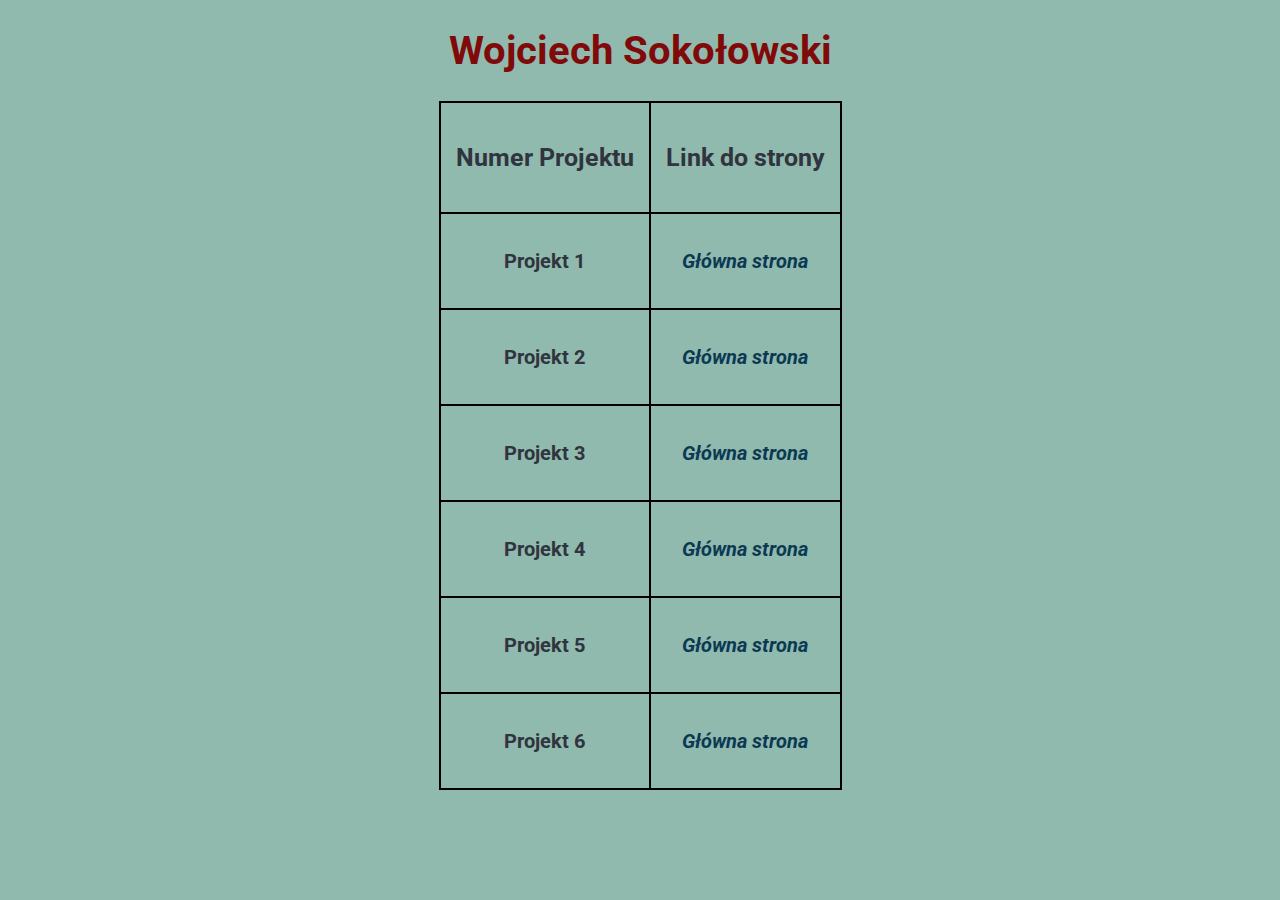
<file: index.html>
<!DOCTYPE html>
<html lang="en">

<head>
    <meta charset="UTF-8">
    <meta http-equiv="X-UA-Compatible" content="IE=edge">
    <meta name="viewport" content="width=device-width, initial-scale=1.0">
    <link rel="preconnect" href="https://fonts.googleapis.com">
    <link href="https://fonts.googleapis.com/css2?family=Comfortaa:wght@300;500&family=Roboto:wght@300;700&display=swap"
        rel="stylesheet">
    <link rel="stylesheet" href="css/style.css">
    <title>Wojciech Sokołowski Budowa Serwisów Internetowych</title>


</head>

<body>

    <h1 style="text-align: center;">Wojciech Sokołowski</h1>

    <table>
        <tr>
            <th>
                <p>
                    Numer Projektu
                </p>
            </th>
            <th>
                <p>
                    Link do strony
                </p>
            </th>

        </tr>
        <tr>
            <td>
                <p>Projekt 1</p>
            </td>
            <td>
                <a href="BSI1/index.html" target="_blank">Główna strona</a>
            </td>
        </tr>
        <tr>

            <td>
                <p>Projekt 2</p>
            </td>
            <td>
                <a href="BSI2/index.html" target="_blank">Główna strona</a>
            </td>
        </tr>
        <tr>
            <td>
                <p>
                    Projekt 3
                </p>
            </td>
            <td style="text-align: center;">
                <a href="BSI3/index.html" target="_blank">Główna strona</a>
            </td>
        </tr>
        <tr>
            <td>
                <p>
                    Projekt 4
                </p>
            </td>
            <td style="text-align: center;">
                <a href="BSI4/index.html" target="_blank">Główna strona</a>
            </td>
        </tr>
        <tr>
            <td>
                <p>
                    Projekt 5
                </p>
            </td>
            <td style="text-align: center;">
                <a href="BSI5/index.html" target="_blank">Główna strona</a>
            </td>
        </tr>
        <tr>
            <td>
                <p>
                    Projekt 6
                </p>
            </td>
            <td style="text-align: center;">
                <a href="BSI6/index.html" target="_blank">Główna strona</a>
            </td>
        </tr>
    </table>


</body>


</html>
</file>
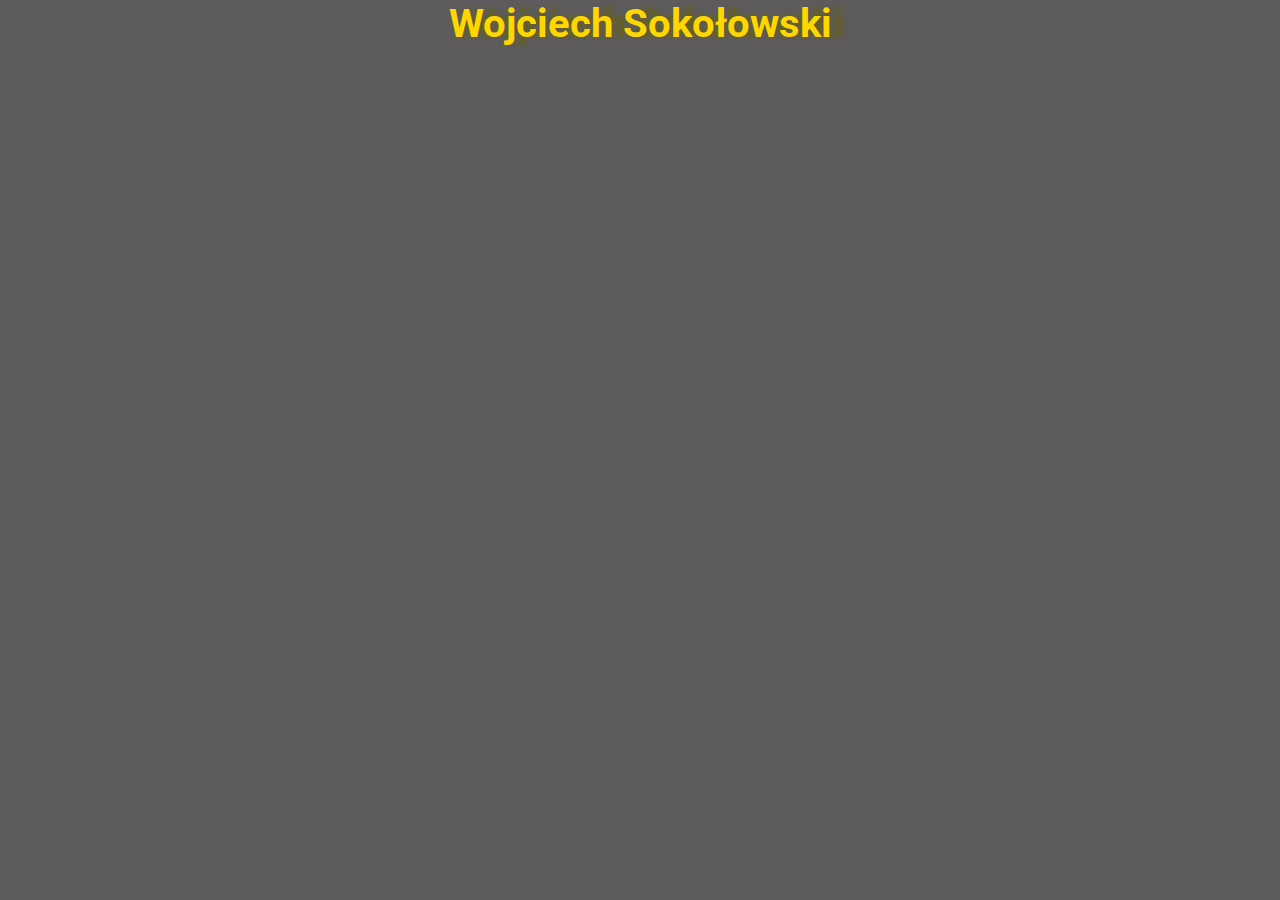
<file: BSI1/index.html>
<!DOCTYPE html>
<html lang="pl">

<head>
	<meta charset="UTF-8">
	<meta http-equiv="X-UA-Compatible" content="IE=edge">
	<meta name="viewport" content="width=device-width, initial-scale=1.0">

	<link rel="preconnect" href="https://fonts.googleapis.com">
	<link href="https://fonts.googleapis.com/css2?family=Comfortaa:wght@300;500&family=Roboto:wght@300;700&display=swap"
		rel="stylesheet">


	<link rel="stylesheet" href="css/style.css">
	<title>Strona Wojciech Sokolowski</title>
</head>

<body>
	<p class="name">Wojciech Sokołowski</p>
</body>

</html>
</file>
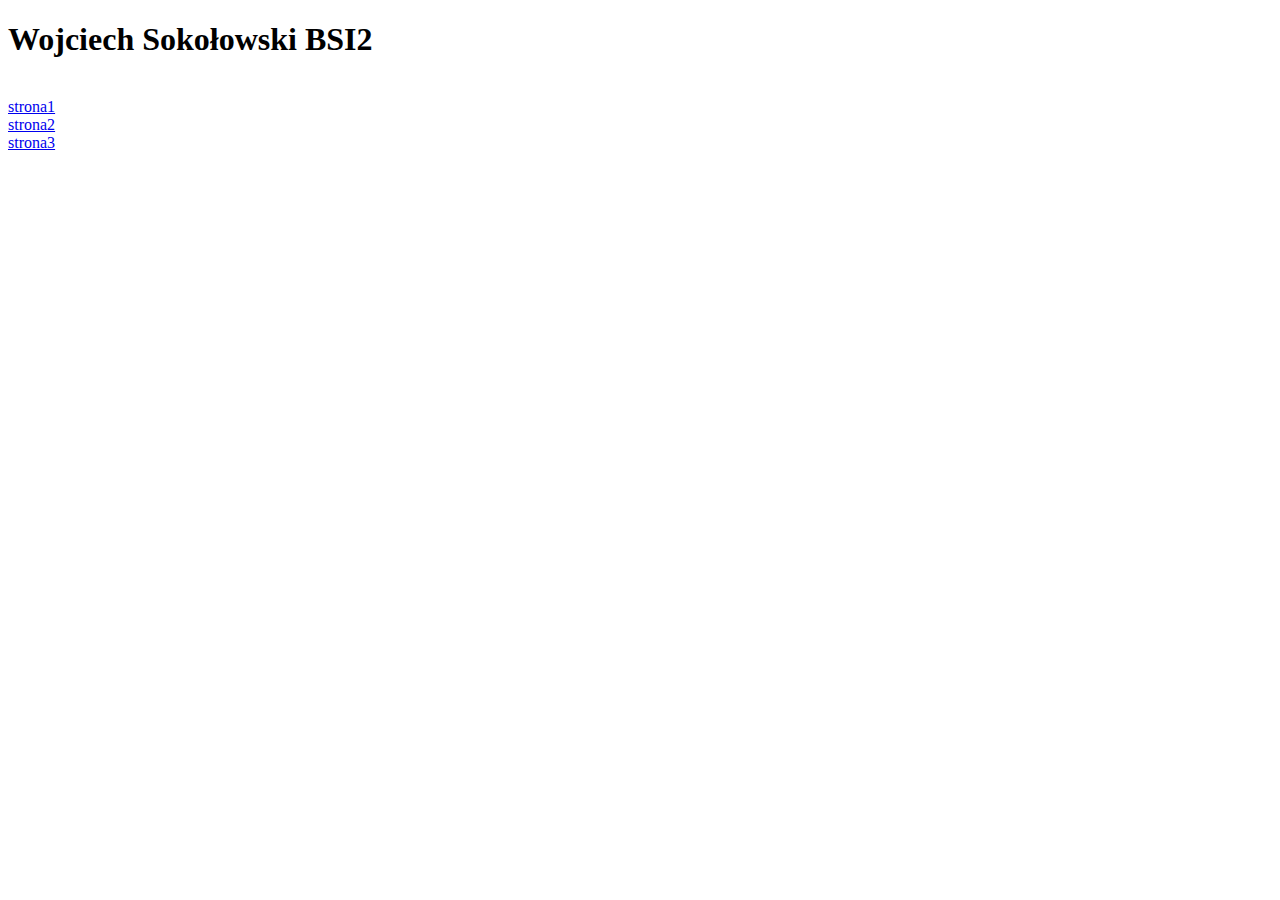
<file: BSI2/index.html>
<!DOCTYPE html>
<html lang="en">

<head>
    <meta charset="UTF-8">
    <meta http-equiv="X-UA-Compatible" content="IE=edge">
    <meta name="viewport" content="width=device-width, initial-scale=1.0">

    <link rel="preconnect" href="https://fonts.googleapis.com">
    <link href="https://fonts.googleapis.com/css2?family=Comfortaa:wght@300;500&family=Roboto:wght@300;700&display=swap"
        rel="stylesheet">

    <title>Strona Wojciech Sokolowski</title>
</head>

<body>
    <h1> Wojciech Sokołowski BSI2</h1>


    <br>
    <a href="strona1.html" target="_blank">strona1</a>
    <br>
    <a href="strona2.html" target="_blank">strona2</a>
    <br>
    <a href="strona3.html" target="_blank">strona3</a>

</body>

</html>
</file>
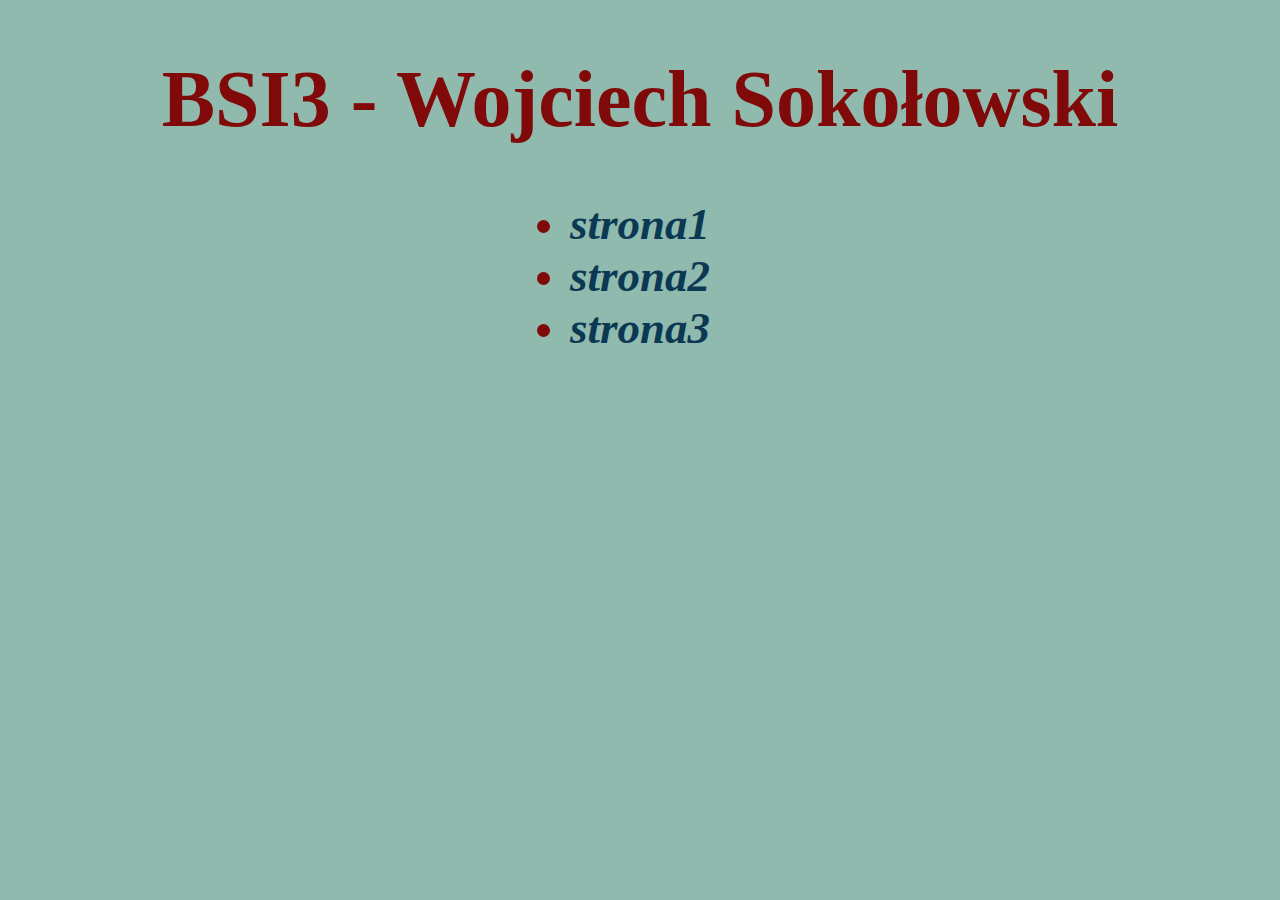
<file: BSI3/index.html>
<!DOCTYPE html>
<html lang="en">

<head>
    <meta charset="UTF-8">
    <meta http-equiv="X-UA-Compatible" content="IE=edge">
    <meta name="viewport" content="width=device-width, initial-scale=1.0">
    <!--Fonts-->
    <link rel="preconnect" href="https://fonts.googleapis.com">
    <link rel="preconnect" href="https://fonts.gstatic.com" crossorigin>
    <link
        href="https://fonts.googleapis.com/css2?family=Montserrat:ital,wght@0,200;0,300;0,400;0,500;0,600;0,700;1,100;1,200;1,400&family=Nunito:ital,wght@0,300;0,400;0,500;0,700;1,700&display=swap"
        rel="stylesheet">
    <!-- CSS -->
    <link rel="stylesheet" href="./css/style.css">


    <title>Strona Wojciech Sokolowski</title>
</head>

<body>

    <div>
        <h1>BSI3 - Wojciech Sokołowski</h1>
    </div>

    <div>
        <div class="lista">
            <il>
                <li>
                    <a href="strona1.html" target="_blank" rel="noopener noreferrer">strona1</a>
                </li>
                <li>
                    <a href="strona2.html" target="_blank">strona2</a>
                </li>
                <li>
                    <a href="strona3.html" target="_blank">strona3</a>
                </li>
            </il>
        </div>
    </div>



</body>

</html>
</file>
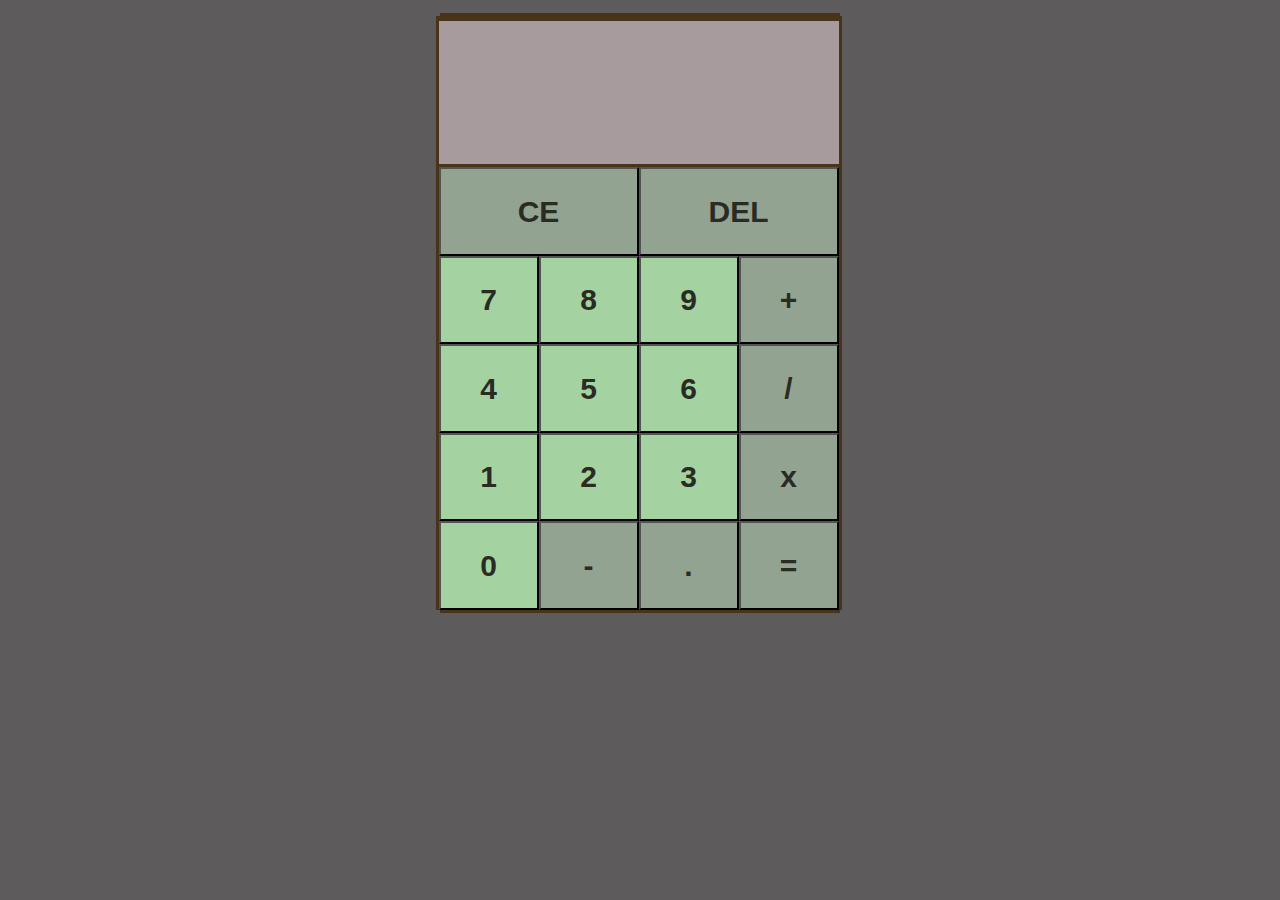
<file: BSI4/index.html>
<!DOCTYPE html>
<html lang="en">

<head>
    <meta charset="UTF-8">
    <meta http-equiv="X-UA-Compatible" content="IE=edge">
    <meta name="viewport" content="width=device-width, initial-scale=1.0">
    <!--Fonts-->
    <link rel="preconnect" href="https://fonts.googleapis.com">
    <link rel="preconnect" href="https://fonts.gstatic.com" crossorigin>
    <link
        href="https://fonts.googleapis.com/css2?family=Montserrat:ital,wght@0,200;0,300;0,400;0,500;0,600;0,700;1,100;1,200;1,400&family=Nunito:ital,wght@0,300;0,400;0,500;0,700;1,700&display=swap"
        rel="stylesheet">


    <link rel="stylesheet" href="./css/style.css">

    <title>Kalkulator Wojciech Sokołowski</title>
</head>

<body>
    <div class="Calc">
        <div class="screen">
            <div class="sign"></div>
            <div class="equation"></div>
        </div>
        <div class="board">
            <button class="col-2 removing">CE</button>
            <button class="col-2 removeLast">DEL</button>

            <button class="btnNumb number">7</button>
            <button class="btnNumb number">8</button>
            <button class="btnNumb number">9</button>
            <button class="btnNumb operator">+</button>
            <button class="btnNumb number">4</button>
            <button class="btnNumb number">5</button>
            <button class="btnNumb number">6</button>
            <button class="btnNumb operator">/</button>
            <button class="btnNumb number">1</button>
            <button class="btnNumb number">2</button>
            <button class="btnNumb number">3</button>
            <button class="btnNumb operator">x</button>
            <button class="btnNumb number">0</button>
            <button class="btnNumb operator">-</button>
            <button class="btnNumb operator ">.</button>
            <button class="equalBtn">=</button>
        </div>
    </div>

    <script src="./scripts/script.js"></script>
</body>

</html>
</file>
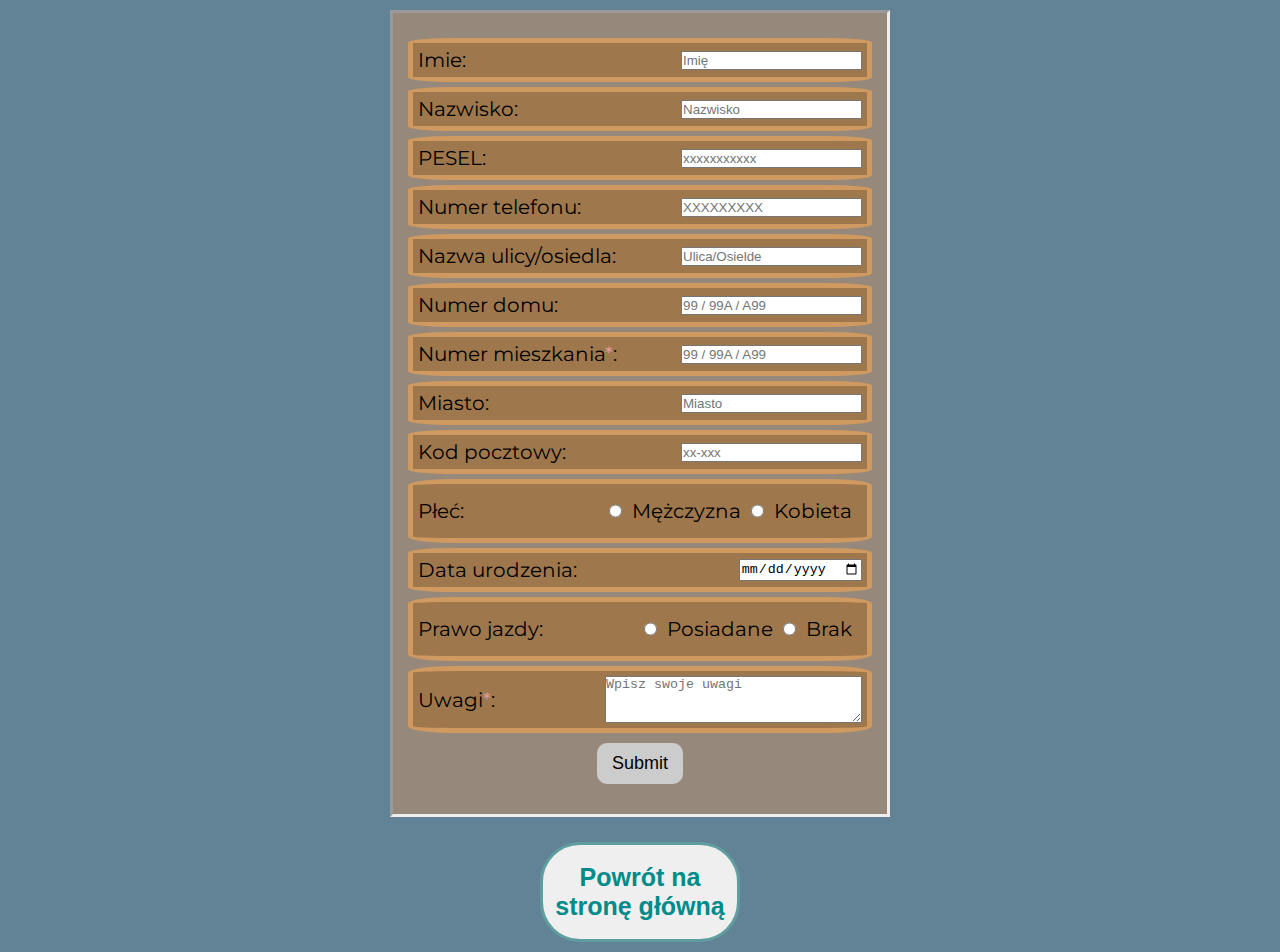
<file: BSI5/index.html>
<!DOCTYPE html>
<html lang="en">

<head>
    <meta charset="UTF-8">
    <meta http-equiv="X-UA-Compatible" content="IE=edge">
    <meta name="viewport" content="width=device-width, initial-scale=1.0">

    <link rel="preconnect" href="https://fonts.googleapis.com">
    <link rel="preconnect" href="https://fonts.gstatic.com" crossorigin>
    <link
        href="https://fonts.googleapis.com/css2?family=Montserrat:ital,wght@0,200;0,300;0,400;0,500;0,600;0,700;1,100;1,200;1,400&family=Nunito:ital,wght@0,300;0,400;0,500;0,700;1,700&display=swap"
        rel="stylesheet">

    <link rel="stylesheet" href="./css/style3.css">
    <link rel="stylesheet" href="./css/btnA.css">
    <title>Document</title>
</head>

<body>

    <div class="formula">
        <form id="Form">
            <div class="row">
                <label for="Name">Imie:</label>
                <input type="text" id="Name" placeholder="Imię" maxlength="25" required>
            </div>

            <div class="row">
                <label for="Surname">Nazwisko:</label>
                <input type="text" id="Surname" placeholder="Nazwisko" maxlength="25" required>

            </div>

            <div class="row">
                <label for="PESEL">PESEL:</label>
                <input type="number" id="PESEL" placeholder="xxxxxxxxxxx"
                    onKeyPress="if(this.value.length>10) return false;" maxlength="11" required>
            </div>

            <div class="row">
                <label for="PhoneNumb">Numer telefonu:</label>
                <input type="number" id="PhoneNumb" placeholder="XXXXXXXXX"
                    onKeyPress="if(this.value.length>8) return false;" maxlength="9" required>
            </div>

            <div class="row">
                <label for="Street">Nazwa ulicy/osiedla:</label>
                <input type="text" id="Street" placeholder="Ulica/Osielde" maxlength="30" required>

            </div>

            <div class="row">
                <label for="HouseNumb">Numer domu:</label>
                <input type="text" id="HouseID" maxlength="10" placeholder="99 / 99A / A99" maxlength="10" required>
            </div>

            <div class="row">
                <label for="FlatNumb">Numer mieszkania<span class="opcional">*</span>:</label>
                <input type="text" id="FlatID" placeholder="99 / 99A / A99" maxlength="10" >

            </div>

            <div class="row">
                <label for="City">Miasto:</label>
                <input type="text" id="City" placeholder="Miasto" maxlength="25" required>

            </div>

            <div class="row">
                <label for="PostCode">Kod pocztowy:</label>
                <input type="text" id="PostCode" placeholder="xx-xxx" pattern="[0-9]{2}-{0-9}{3}"
                    onKeyPress="if(this.value.length>5) return false;" maxlength="6" required>

            </div>

            <div class="row">
                <label>Płeć:</label>
                <div>
                    <input type="radio" id="Mezczyzna" name="Gender" required>
                    <label for="Mezczyzna">Mężczyzna</label>
                    <input type="radio" id="Kobieta" name="Gender">
                    <label for="Kobieta">Kobieta</label>
                </div>
            </div>

            <div class="row">
                <label for="Date">Data urodzenia:<br>
                    <span id="errorDate"></span></label>
                <input type="date" id="Date" required>

            </div>
            <div class="row">
                <label>Prawo jazdy: </label>
                <div>
                    <input type="radio" id="Own" name="DrvLic" required>
                    <label for="Own">Posiadane</label>
                    <input type="radio" id="NotOwn" name="DrvLic">
                    <label for="NotOwn">Brak</label>

                </div>

            </div>

            <div class="row">
                <label for="Comments">Uwagi<span class="opcional">*</span>:</label>
                <textarea id="Comments" rows="3" cols="30" placeholder="Wpisz swoje uwagi"></textarea>

            </div>
            <div class="submit">
                <input type="submit">
            </div>

        </form>
    </div>


    <div class="returnDiv">
        <a href="../index.html">
            <button class="btnAnime"> Powrót na stronę główną</button>
        </a>
    </div>

    <script src="./scripts/script.js"></script>
</body>

</html>
</file>
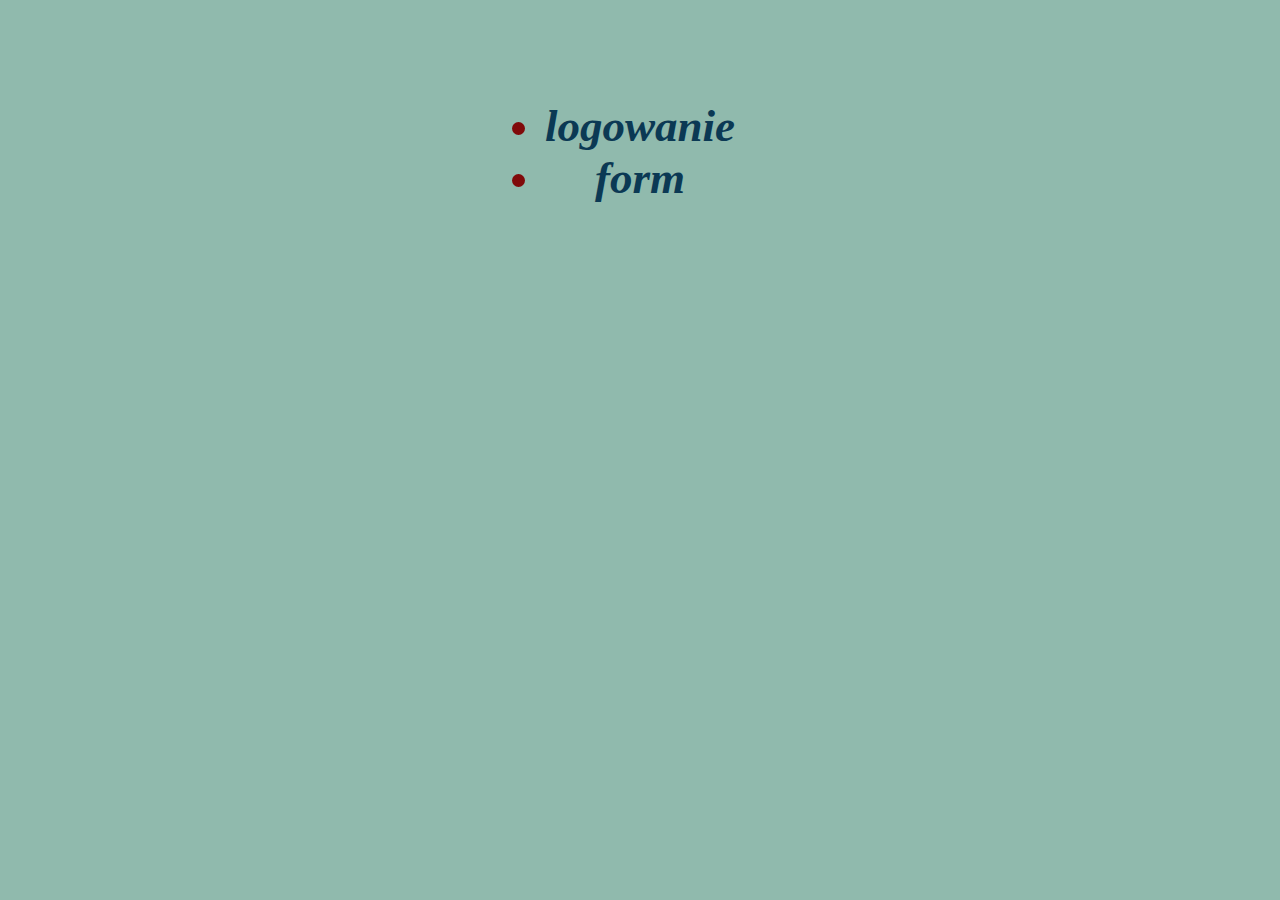
<file: BSI6/index.html>
<!DOCTYPE html>
<html lang="en">

<head>
    <meta charset="UTF-8">
    <meta http-equiv="X-UA-Compatible" content="IE=edge">
    <meta name="viewport" content="width=device-width, initial-scale=1.0">
    <title>Document</title>
    <style>
        body {
            font-family: "Roboto", "sans-serif";
            background-color: #90baad;
            font-size: 40px;
            color: #800a0a;
        }

        div {
            margin-top: 100px;
            text-align: center;
        }

        a {
            font-weight: bold;
            font-style: italic;
            text-decoration: none;
        }

        a:link {
            color: #0b3954;
        }

        a:visited {
            color: #355834;
        }

        a:hover {
            color: #6f73d2;
        }

        a:active {
            color: #313638;
        }

        .lista {
            display: flex;
            justify-content: center;
            font-size: 45px;
        }
    </style>
</head>

<body>
    <div>
        <div class="lista">
            <il>
                <li>
                    <a href="logowanie.html">logowanie</a>
                </li>
                <li>
                    <a href="index.php">form</a>
                </li>
            </il>
        </div>
    </div>
</body>

</html>
</file>
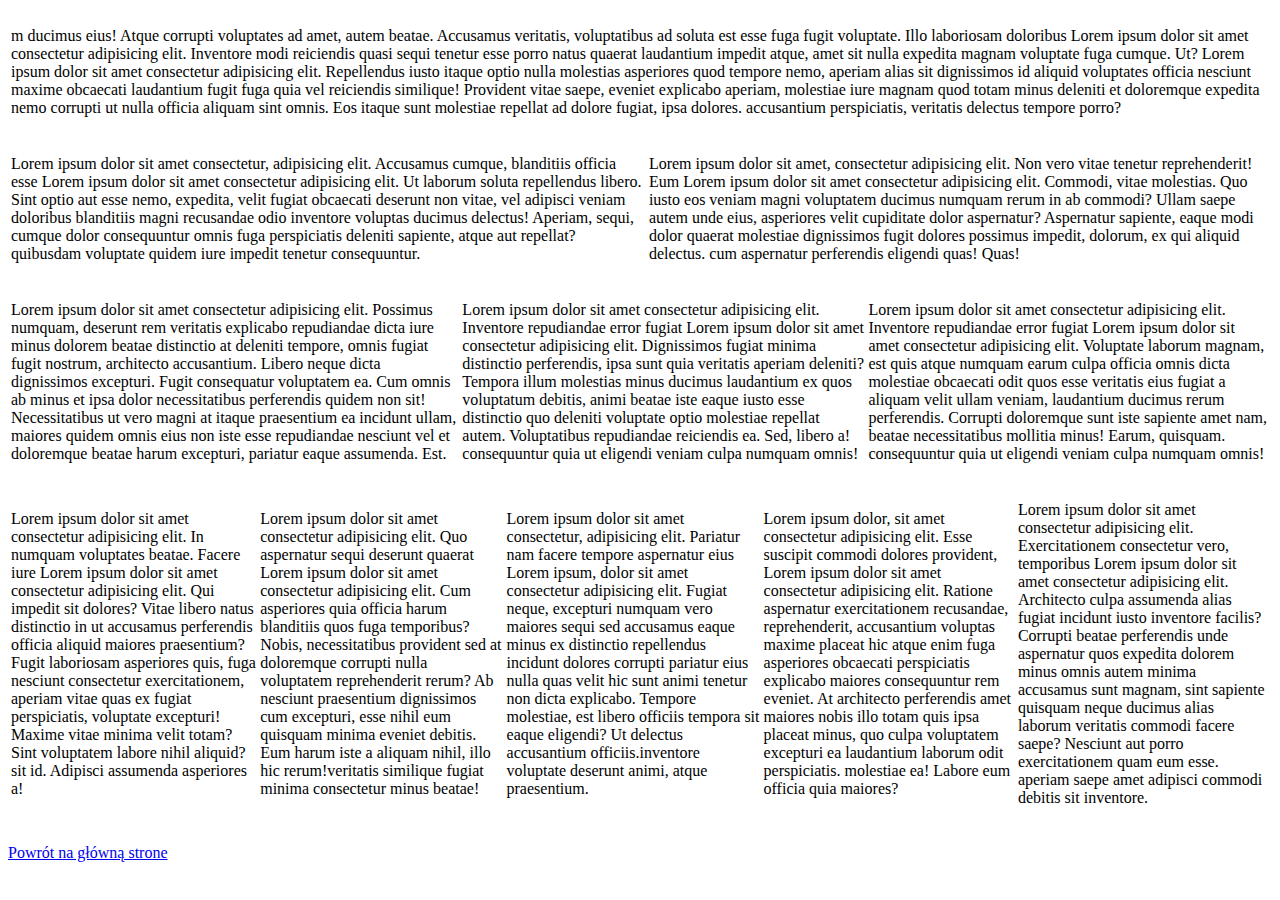
<file: BSI2/strona1.html>
<!DOCTYPE html>
<html lang="pl">

<head>
	<meta charset="UTF-8">
	<meta http-equiv="X-UA-Compatible" content="IE=edge">
	<meta name="viewport" content="width=device-width, initial-scale=1.0">
	<title>Strona1</title>
</head>

<body>

	<table>
		<tr>
			<td>
				<p>m ducimus eius! Atque corrupti voluptates ad amet, autem beatae.
					Accusamus veritatis, voluptatibus ad soluta est esse fuga fugit voluptate. Illo laboriosam doloribus
					Lorem ipsum dolor sit amet consectetur adipisicing elit. Inventore modi reiciendis quasi sequi
					tenetur esse porro natus quaerat laudantium impedit atque, amet sit nulla expedita magnam voluptate
					fuga cumque. Ut? Lorem ipsum dolor sit amet consectetur adipisicing elit. Repellendus iusto itaque
					optio nulla molestias asperiores quod tempore nemo, aperiam alias sit dignissimos id aliquid
					voluptates officia nesciunt maxime obcaecati laudantium fugit fuga quia vel reiciendis similique!
					Provident vitae saepe, eveniet explicabo aperiam, molestiae iure magnam quod totam minus deleniti et
					doloremque expedita nemo corrupti ut nulla officia aliquam sint omnis. Eos itaque sunt molestiae
					repellat ad dolore fugiat, ipsa dolores.
					accusantium perspiciatis, veritatis delectus tempore porro?</p>
			</td>
		</tr>
	</table>
	<table>
		<tr>
			<td>
				<p>Lorem ipsum dolor sit amet consectetur, adipisicing elit. Accusamus cumque, blanditiis officia esse
					Lorem ipsum dolor sit amet consectetur adipisicing elit. Ut laborum soluta repellendus libero. Sint
					optio aut esse nemo, expedita, velit fugiat obcaecati deserunt non vitae, vel adipisci veniam
					doloribus blanditiis magni recusandae odio inventore voluptas ducimus delectus! Aperiam, sequi,
					cumque dolor consequuntur omnis fuga perspiciatis deleniti sapiente, atque aut repellat?
					quibusdam voluptate quidem iure impedit tenetur consequuntur.</p>
			</td>
			<td>
				<p>Lorem ipsum dolor sit amet, consectetur adipisicing elit. Non vero vitae tenetur reprehenderit! Eum
					Lorem ipsum dolor sit amet consectetur adipisicing elit. Commodi, vitae molestias. Quo iusto eos
					veniam magni voluptatem ducimus numquam rerum in ab commodi? Ullam saepe autem unde eius, asperiores
					velit cupiditate dolor aspernatur? Aspernatur sapiente, eaque modi dolor quaerat molestiae
					dignissimos fugit dolores possimus impedit, dolorum, ex qui aliquid delectus.
					cum aspernatur perferendis eligendi quas! Quas!</p>
			</td>
		</tr>
	</table>
	<table>
		<tr>
			<td>
				<p>Lorem ipsum dolor sit amet consectetur adipisicing elit. Possimus numquam, deserunt rem veritatis
					explicabo repudiandae dicta iure minus dolorem beatae distinctio at deleniti tempore, omnis fugiat
					fugit nostrum, architecto accusantium. Libero neque dicta dignissimos excepturi. Fugit consequatur
					voluptatem ea. Cum omnis ab minus et ipsa dolor necessitatibus perferendis quidem non sit!
					Necessitatibus ut vero magni at itaque praesentium ea incidunt ullam, maiores quidem omnis eius non
					iste esse repudiandae nesciunt vel et doloremque beatae harum excepturi, pariatur eaque assumenda.
					Est.</p>
			</td>
			<td>
				<p>Lorem ipsum dolor sit amet consectetur adipisicing elit. Inventore repudiandae error fugiat Lorem
					ipsum dolor sit amet consectetur adipisicing elit. Dignissimos fugiat minima distinctio perferendis,
					ipsa sunt quia veritatis aperiam deleniti? Tempora illum molestias minus ducimus laudantium ex quos
					voluptatum debitis, animi beatae iste eaque iusto esse distinctio quo deleniti voluptate optio
					molestiae repellat autem. Voluptatibus repudiandae reiciendis ea. Sed, libero a!
					consequuntur quia ut eligendi veniam culpa numquam omnis!</p>
			</td>
			<td>
				<p>Lorem ipsum dolor sit amet consectetur adipisicing elit. Inventore repudiandae error fugiat Lorem
					ipsum dolor sit amet consectetur adipisicing elit. Voluptate laborum magnam, est quis atque numquam
					earum culpa officia omnis dicta molestiae obcaecati odit quos esse veritatis eius fugiat a aliquam
					velit ullam veniam, laudantium ducimus rerum perferendis. Corrupti doloremque sunt iste sapiente
					amet nam, beatae necessitatibus mollitia minus! Earum, quisquam.
					consequuntur quia ut eligendi veniam culpa numquam omnis!</p>
			</td>
		</tr>
	</table>
	<table>
		<tr>
			<td>
				<p>Lorem ipsum dolor sit amet consectetur adipisicing elit. In numquam voluptates beatae. Facere iure
					Lorem ipsum dolor sit amet consectetur adipisicing elit. Qui impedit sit dolores? Vitae libero natus
					distinctio in ut accusamus perferendis officia aliquid maiores praesentium? Fugit laboriosam
					asperiores quis, fuga nesciunt consectetur exercitationem, aperiam vitae quas ex fugiat
					perspiciatis, voluptate excepturi! Maxime vitae minima velit totam? Sint voluptatem labore nihil
					aliquid?
					sit id. Adipisci assumenda asperiores a!</p>
			</td>
			<td>
				<p>Lorem ipsum dolor sit amet consectetur adipisicing elit. Quo aspernatur sequi deserunt quaerat Lorem
					ipsum dolor sit amet consectetur adipisicing elit. Cum asperiores quia officia harum blanditiis quos
					fuga temporibus? Nobis, necessitatibus provident sed at doloremque corrupti nulla voluptatem
					reprehenderit rerum? Ab nesciunt praesentium dignissimos cum excepturi, esse nihil eum quisquam
					minima eveniet debitis. Eum harum iste a aliquam nihil, illo hic rerum!veritatis similique fugiat
					minima consectetur minus beatae!</p>
			</td>
			<td>
				<p>Lorem ipsum dolor sit amet consectetur, adipisicing elit. Pariatur nam facere tempore aspernatur eius
					Lorem ipsum, dolor sit amet consectetur adipisicing elit. Fugiat neque, excepturi numquam vero
					maiores sequi sed accusamus eaque minus ex distinctio repellendus incidunt dolores corrupti pariatur
					eius nulla quas velit hic sunt animi tenetur non dicta explicabo. Tempore molestiae, est libero
					officiis tempora sit eaque eligendi? Ut delectus accusantium officiis.inventore voluptate deserunt
					animi, atque praesentium.</p>
			</td>
			<td>
				<p>Lorem ipsum dolor, sit amet consectetur adipisicing elit. Esse suscipit commodi dolores provident,
					Lorem ipsum dolor sit amet consectetur adipisicing elit. Ratione aspernatur exercitationem
					recusandae, reprehenderit, accusantium voluptas maxime placeat hic atque enim fuga asperiores
					obcaecati perspiciatis explicabo maiores consequuntur rem eveniet. At architecto perferendis amet
					maiores nobis illo totam quis ipsa placeat minus, quo culpa voluptatem excepturi ea laudantium
					laborum odit perspiciatis.
					molestiae ea! Labore eum officia quia maiores?</p>
			</td>
			<td>
				<p>Lorem ipsum dolor sit amet consectetur adipisicing elit. Exercitationem consectetur vero, temporibus
					Lorem ipsum dolor sit amet consectetur adipisicing elit. Architecto culpa assumenda alias fugiat
					incidunt iusto inventore facilis? Corrupti beatae perferendis unde aspernatur quos expedita dolorem
					minus omnis autem minima accusamus sunt magnam, sint sapiente quisquam neque ducimus alias laborum
					veritatis commodi facere saepe? Nesciunt aut porro exercitationem quam eum esse.
					aperiam saepe amet adipisci commodi debitis sit inventore.</p>
			</td>
		</tr>
	</table>

	<br>
	<a href="index.html">Powrót na główną strone</a>
</body>

</html>
</file>
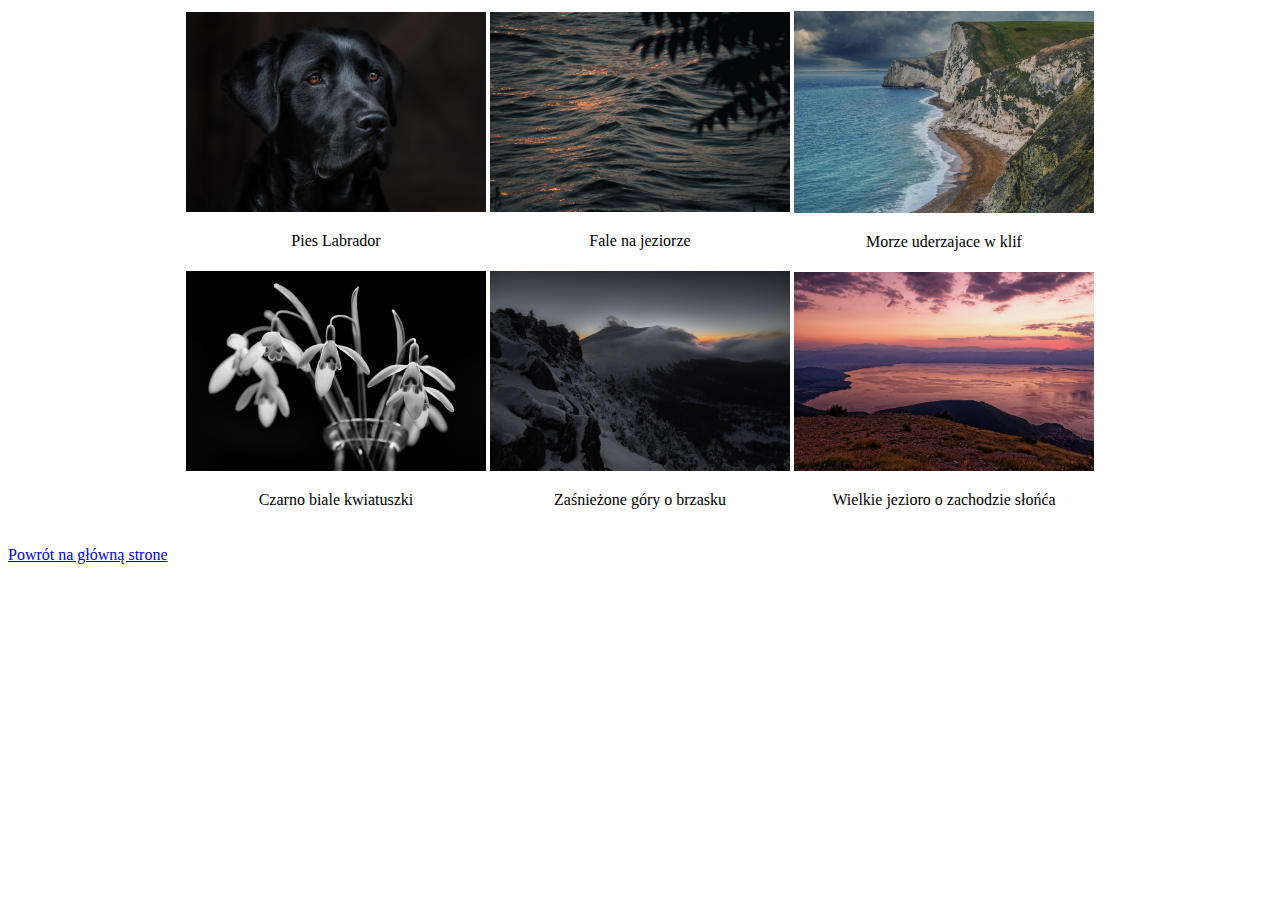
<file: BSI2/strona2.html>
<!DOCTYPE html>
<html lang="en">

<head>
    <meta charset="UTF-8">
    <meta http-equiv="X-UA-Compatible" content="IE=edge">
    <meta name="viewport" content="width=device-width, initial-scale=1.0">
    <title>Strona2</title>
</head>

<body>
    <table align="center">
        <tr>
            <td align="center">
                <img src="img/dog-g8134db124_1920.jpg" alt="Pies Labrador" width="300px">
                <br>
                <p>Pies Labrador</p>
            </td>
            <td align="center">
                <img src="img/lake-g2f153c9f6_1920.jpg" alt="Fale na jeziorze" width="300px">
                <br>
                <p>Fale na jeziorze</p>
            </td>
            <td align="center">
                <img src="img/ocean-g179b04649_1920.jpg" alt="Morze uderzajace w klif" width="300px">
                <br>
                <p>Morze uderzajace w klif</p>
            </td>
        </tr>
        <tr>
            <td align="center">
                <img src="img/snowdrop-g9f750c5d7_1920.jpg" alt="Czarno biale kwiatuszki" width="300px">
                <br>
                <p>Czarno biale kwiatuszki</p>
            </td>
            <td align="center">
                <img src="img/sunset-g6de4a7225_1920.jpg" alt="Zaśnieżone góry o brzasku" width="300px">
                <br>
                <p>Zaśnieżone góry o brzasku</p>
            </td>
            <td align="center">
                <img src="img/water-gd19f09e07_1920.jpg" alt="Wielkie jezioro o zachodzie słońća" width=300px>
                <br>
                <p>Wielkie jezioro o zachodzie słońća</p>
            </td>
        </tr>
    </table>
    <br>
    <a href="index.html">Powrót na główną strone</a>
</body>

</html>
</file>
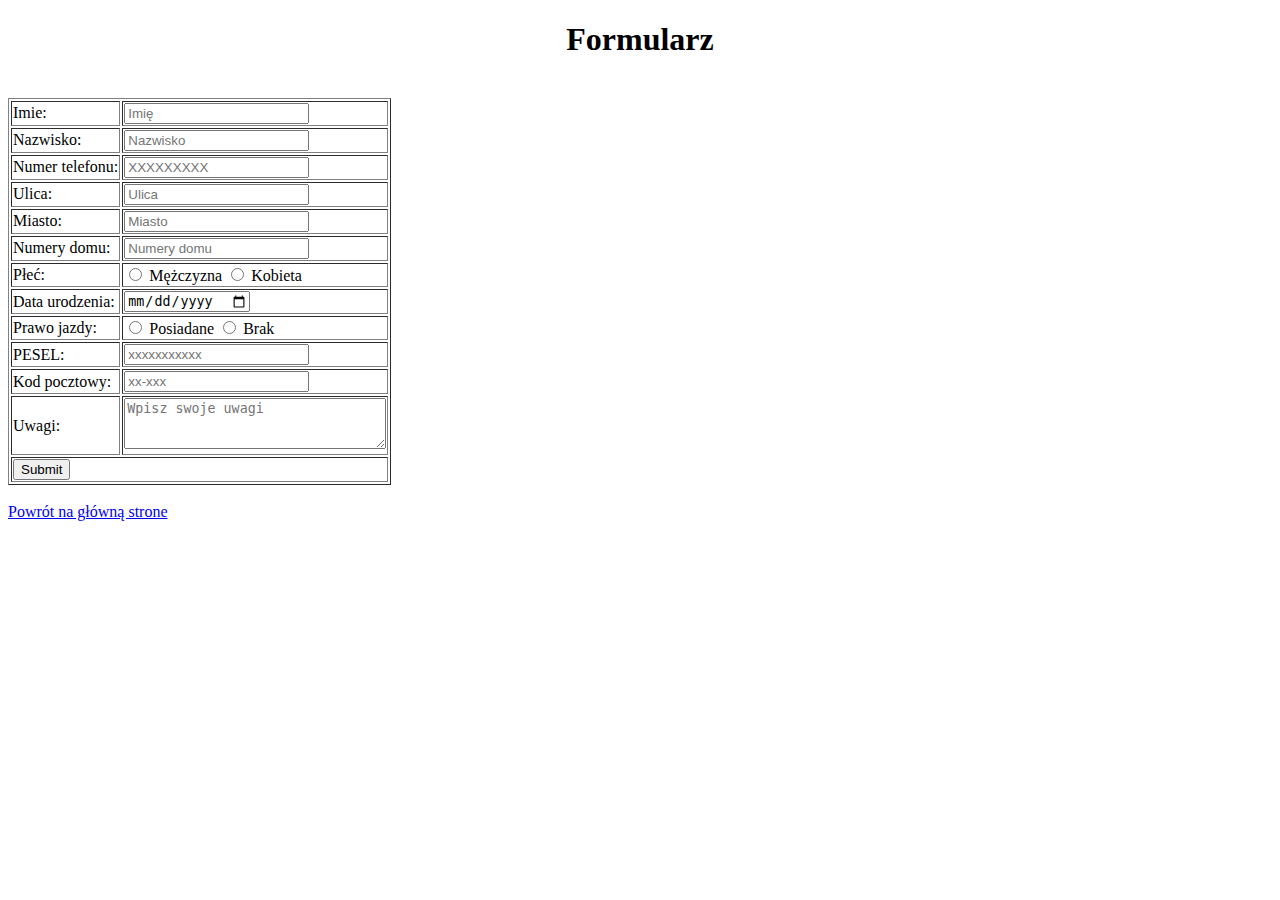
<file: BSI2/strona3.html>
<!DOCTYPE html>
<html lang="en">

<head>
    <meta charset="UTF-8">
    <meta http-equiv="X-UA-Compatible" content="IE=edge">
    <meta name="viewport" content="width=device-width, initial-scale=1.0">
    <title>Strona3</title>
</head>

<body>
    <h1 align="center">Formularz</h1>
    <br>

    <form>
        <table border="1">
            <tr>
                <td><label for="Name">Imie:</label></td>
                <td><input type="text" id="Name" placeholder="Imię"></td>
            </tr>
            <tr>
                <td><label for="Surname">Nazwisko:</label></td>
                <td><input type="text" id="Surname" placeholder="Nazwisko">
                </td>
            </tr>
            <tr>
                <td><label for="PhoneNumb">Numer telefonu:</label></td>
                <td><input type="tel" id="PhoneNumb" pattern="[0-9]{3}[0-9]{3}[0-9]{3}" placeholder="XXXXXXXXX"></td>
            </tr>

            <tr>
                <td><label for="Street">Ulica:</label></td>
                <td><input type="text" id="Street" placeholder="Ulica"></td>
            </tr>
            <tr>
                <td><label for="City">Miasto:</label></td>
                <td> <input type="text" id="City" placeholder="Miasto"></td>
            </tr>

            <tr>
                <td><label for="HouseNumb">Numery domu:</label></td>
                <td><input type="text" id="HouseNumb" placeholder="Numery domu"></td>
            </tr>
            <tr>
                <td><label>Płeć:</label></td>
                <td> <input type="radio" id="Mężczyzna" name="Gender">
                    <label for="Mężczyzna">Mężczyzna</label>
                    <input type="radio" id="Kobieta" name="Gender">
                    <label for="Kobieta">Kobieta</label>
                </td>
            </tr>
            <tr>
                <td> <label for="Date">Data urodzenia:</label></td>
                <td> <input type="date" id="Date"></td>
            </tr>
            <tr>
                <td> <label>Prawo jazdy: </label></td>
                <td> <input type="radio" id="Own" name="DrvLic">
                    <label for="B2">Posiadane</label>
                    <input type="radio" id="NotOwn" name="DrvLic">
                    <label for="NotOwn">Brak</label>
                </td>
            </tr>
            <tr>
                <td><label for="PESEL">PESEL:</label></td>
                <td> <input type="text" id="PESEL" pattern="[0-9]{11}" placeholder="xxxxxxxxxxx"></td>
            </tr>
            <tr>
                <td> <label for="PostCode">Kod pocztowy:</label></td>
                <td> <input type="text" id="PostCode" pattern="[0-9]{2}-{0-9}{3}" placeholder="xx-xxx"> </td>
            </tr>
            <tr>
                <td> <label for="Comments">Uwagi:</label> </td>
                <td> <textarea id="Comments" rows="3" cols="30" placeholder="Wpisz swoje uwagi"></textarea></td>
            </tr>
            <tr>
                <td colspan="2"> <input type="submit"></td>
            </tr>
        </table>






    </form>
    <br>
    <a href="index.html">Powrót na główną strone</a>

</body>

</html>
</file>
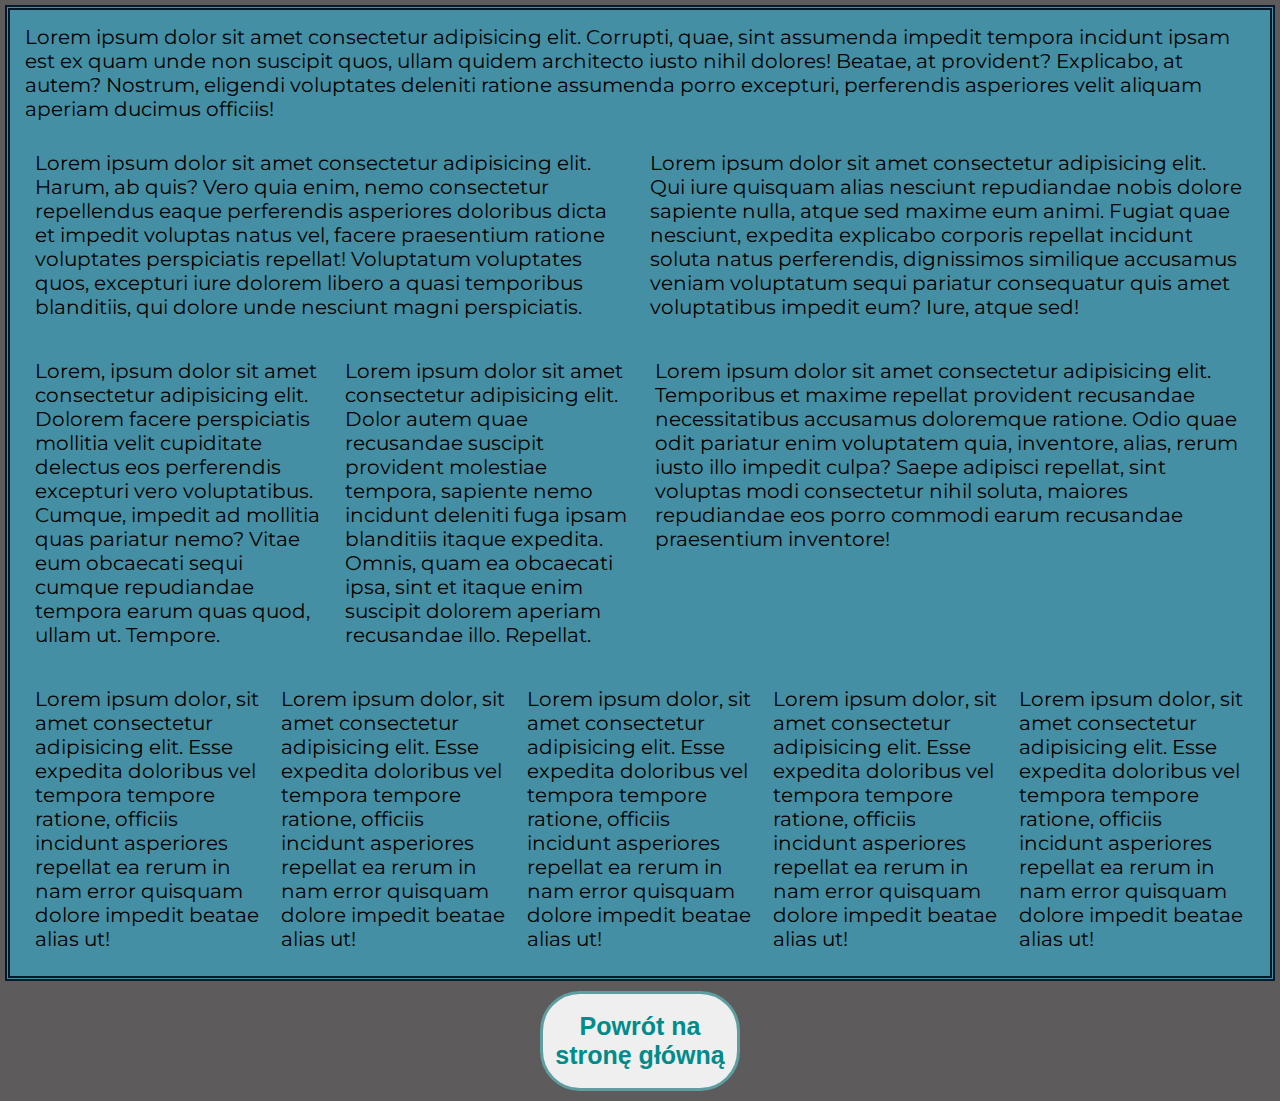
<file: BSI3/strona1.html>
<!DOCTYPE html>
<html lang="en">

<head>
    <meta charset="UTF-8">
    <meta http-equiv="X-UA-Compatible" content="IE=edge">
    <meta name="viewport" content="width=device-width, initial-scale=1.0">
    <!--Fonts-->
    <link rel="preconnect" href="https://fonts.googleapis.com">
    <link rel="preconnect" href="https://fonts.gstatic.com" crossorigin>
    <link
        href="https://fonts.googleapis.com/css2?family=Montserrat:ital,wght@0,200;0,300;0,400;0,500;0,600;0,700;1,100;1,200;1,400&family=Nunito:ital,wght@0,300;0,400;0,500;0,700;1,700&display=swap"
        rel="stylesheet">
    <!-- CSS -->
    <link rel="stylesheet" href="./css/style1.css">
    <link rel="stylesheet" href="./css/btnA.css">

    <title>Strona 1</title>
</head>

<body>


    <div class="outsideDiv">

        <div class="row1">Lorem ipsum dolor sit amet consectetur adipisicing elit. Corrupti, quae, sint assumenda
            impedit tempora incidunt ipsam est ex quam unde non suscipit quos, ullam quidem architecto iusto nihil
            dolores! Beatae, at provident? Explicabo, at autem? Nostrum, eligendi voluptates deleniti ratione assumenda
            porro excepturi, perferendis asperiores velit aliquam aperiam ducimus officiis!
        </div>


        <div class="insideDiv">
            <div class="row2">Lorem ipsum dolor sit amet consectetur adipisicing elit. Harum, ab quis? Vero quia enim,
                nemo consectetur repellendus eaque perferendis asperiores doloribus dicta et impedit voluptas natus vel,
                facere praesentium ratione voluptates perspiciatis repellat! Voluptatum voluptates quos, excepturi iure
                dolorem libero a quasi temporibus blanditiis, qui dolore unde nesciunt magni perspiciatis.
            </div>
            <div class="row2">Lorem ipsum dolor sit amet consectetur adipisicing elit. Qui iure quisquam alias nesciunt
                repudiandae nobis dolore sapiente nulla, atque sed maxime eum animi. Fugiat quae nesciunt, expedita
                explicabo corporis repellat incidunt soluta natus perferendis, dignissimos similique accusamus veniam
                voluptatum sequi pariatur consequatur quis amet voluptatibus impedit eum? Iure, atque sed!
            </div>
        </div>

        <div class="insideDiv">
            <div class="columnDiv">
                Lorem, ipsum dolor sit amet consectetur adipisicing elit. Dolorem facere perspiciatis mollitia velit
                cupiditate delectus eos perferendis excepturi vero voluptatibus. Cumque, impedit ad mollitia quas
                pariatur nemo? Vitae eum obcaecati sequi cumque repudiandae tempora earum quas quod, ullam ut. Tempore.
            </div>
            <div class="columnDiv">Lorem ipsum dolor sit amet consectetur adipisicing elit. Dolor autem quae recusandae
                suscipit provident molestiae tempora, sapiente nemo incidunt deleniti fuga ipsam blanditiis itaque
                expedita. Omnis, quam ea obcaecati ipsa, sint et itaque enim suscipit dolorem aperiam recusandae illo.
                Repellat.
            </div>
            <div class="row3">Lorem ipsum dolor sit amet consectetur adipisicing elit. Temporibus et maxime repellat
                provident recusandae necessitatibus accusamus doloremque ratione. Odio quae odit pariatur enim
                voluptatem quia, inventore, alias, rerum iusto illo impedit culpa? Saepe adipisci repellat, sint
                voluptas modi consectetur nihil soluta, maiores repudiandae eos porro commodi earum recusandae
                praesentium inventore!
            </div>
        </div>

        <div class="insideDiv">

            <div class="row4">Lorem ipsum dolor, sit amet consectetur adipisicing elit. Esse expedita doloribus vel
                tempora tempore ratione, officiis incidunt asperiores repellat ea rerum in nam error quisquam dolore
                impedit beatae alias ut!</div>
            <div class="row4">Lorem ipsum dolor, sit amet consectetur adipisicing elit. Esse expedita doloribus vel
                tempora tempore ratione, officiis incidunt asperiores repellat ea rerum in nam error quisquam dolore
                impedit beatae alias ut!</div>
            <div class="row4">Lorem ipsum dolor, sit amet consectetur adipisicing elit. Esse expedita doloribus vel
                tempora tempore ratione, officiis incidunt asperiores repellat ea rerum in nam error quisquam dolore
                impedit beatae alias ut!</div>
            <div class="row4">Lorem ipsum dolor, sit amet consectetur adipisicing elit. Esse expedita doloribus vel
                tempora tempore ratione, officiis incidunt asperiores repellat ea rerum in nam error quisquam dolore
                impedit beatae alias ut!</div>
            <div class="row4">Lorem ipsum dolor, sit amet consectetur adipisicing elit. Esse expedita doloribus vel
                tempora tempore ratione, officiis incidunt asperiores repellat ea rerum in nam error quisquam dolore
                impedit beatae alias ut!</div>

        </div>


    </div>

    <div class="returnDiv">
        <a href="../index.html">
            <button class="btnAnime"> Powrót na stronę główną</button>
        </a>
    </div>




</body>

</html>
</file>
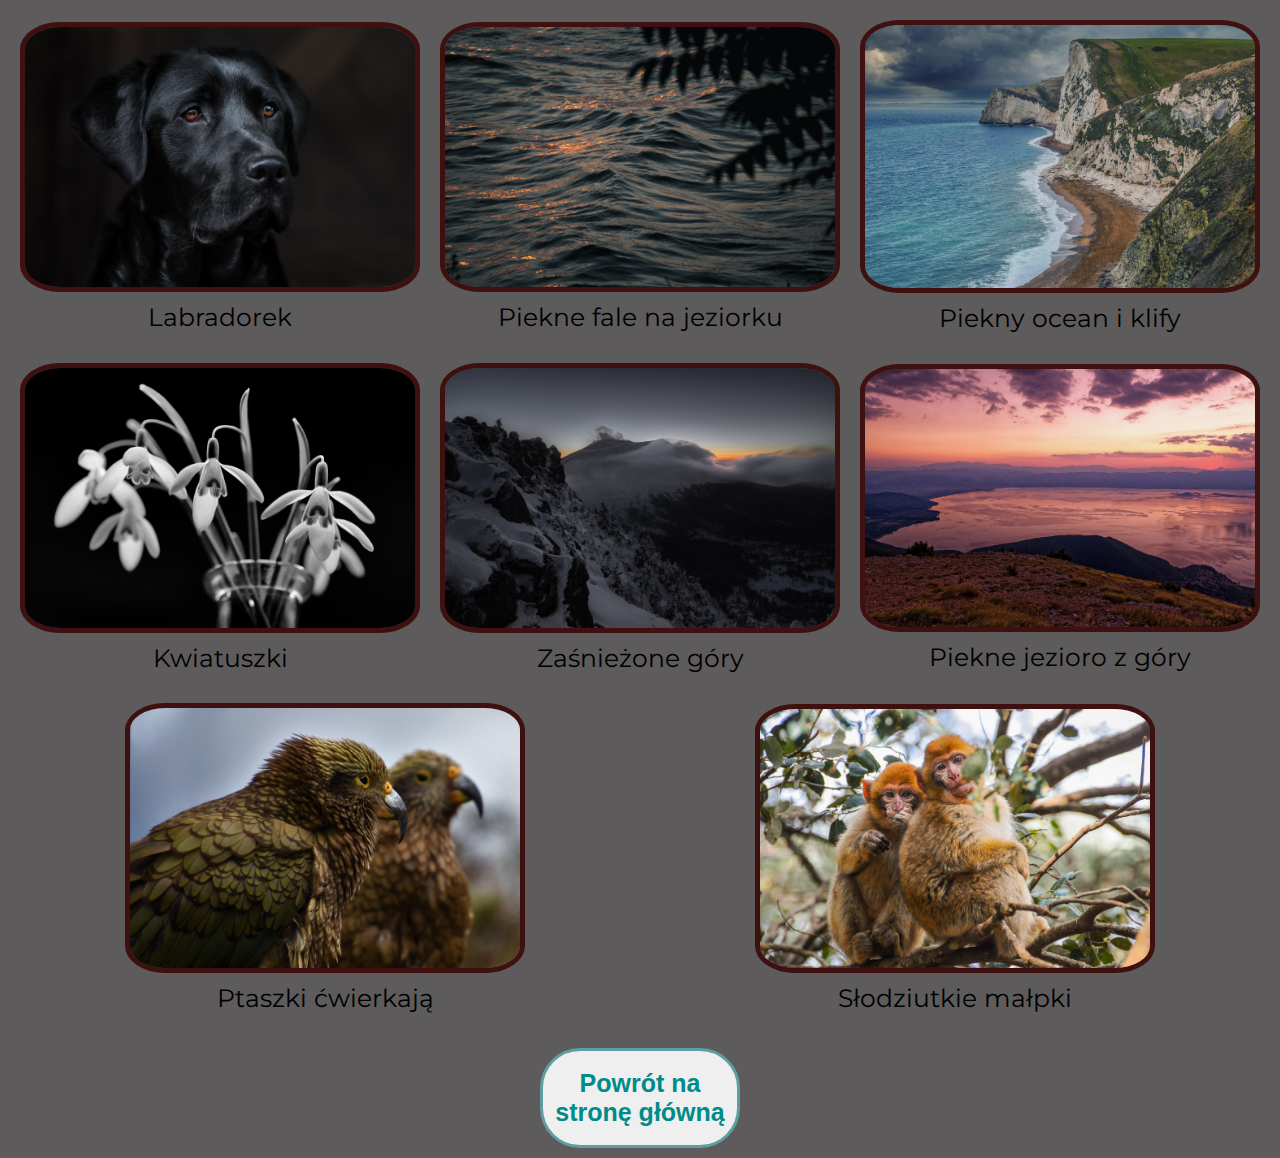
<file: BSI3/strona2.html>
<!DOCTYPE html>
<html lang="en">

<head>
    <meta charset="UTF-8">
    <meta http-equiv="X-UA-Compatible" content="IE=edge">
    <meta name="viewport" content="width=device-width, initial-scale=1.0">

    <link rel="preconnect" href="https://fonts.googleapis.com">
    <link rel="preconnect" href="https://fonts.gstatic.com" crossorigin>
    <link
        href="https://fonts.googleapis.com/css2?family=Montserrat:ital,wght@0,200;0,300;0,400;0,500;0,600;0,700;1,100;1,200;1,400&family=Nunito:ital,wght@0,300;0,400;0,500;0,700;1,700&display=swap"
        rel="stylesheet">
    <!-- CSS -->

    <!-- <link rel="stylesheet" href="./css/style1.css"> -->
    <link rel="stylesheet" href="./css/style2.css">
    <link rel="stylesheet" href="./css/btnA.css">


    <title>Strona 2</title>
</head>

<body>

    <div class="art">
        <div>
            <img src="./img/dog-g8134db124_1920.jpg" alt="Labradorek">
            <p>Labradorek</p>

        </div>
        <div>
            <img src="./img/lake-g2f153c9f6_1920.jpg" alt="Jeziorko piekne">
            <p>Piekne fale na jeziorku</p>
        </div>
        <div>
            <img src="./img/ocean-g179b04649_1920.jpg" alt="Oceanik i klify">
            <p>Piekny ocean i klify</p>
        </div>
        <div>
            <img src="./img/snowdrop-g9f750c5d7_1920.jpg" alt="Kwiatuszek" ">
            <p>Kwiatuszki</p>
        </div>
        <div>
            <img src=" ./img/sunset-g6de4a7225_1920.jpg" alt="Sloneczko">
            <p> Zaśnieżone góry</p>
        </div>
        <div>
            <img src="./img/water-gd19f09e07_1920.jpg" alt="Woda i zachod slonca">
            <p>Piekne jezioro z góry</p>
        </div>
        <div>
            <img src="./img/bird-ge242c1baa_1920.jpg" alt="Ptaszki" ">
            <p>Ptaszki ćwierkają</p>
        </div>

        <div>
            <img src=" ./img/monkeys-g1dc5b6d5c_1920.jpg" alt=" Małpki słodkie">
            <p>Słodziutkie małpki</p>
        </div>

    </div>


    <div class=" returnDiv">
        <a href="index.html">
            <button class="btnAnime"> Powrót na stronę główną</button>
        </a>
    </div>



</body>

</html>
</file>
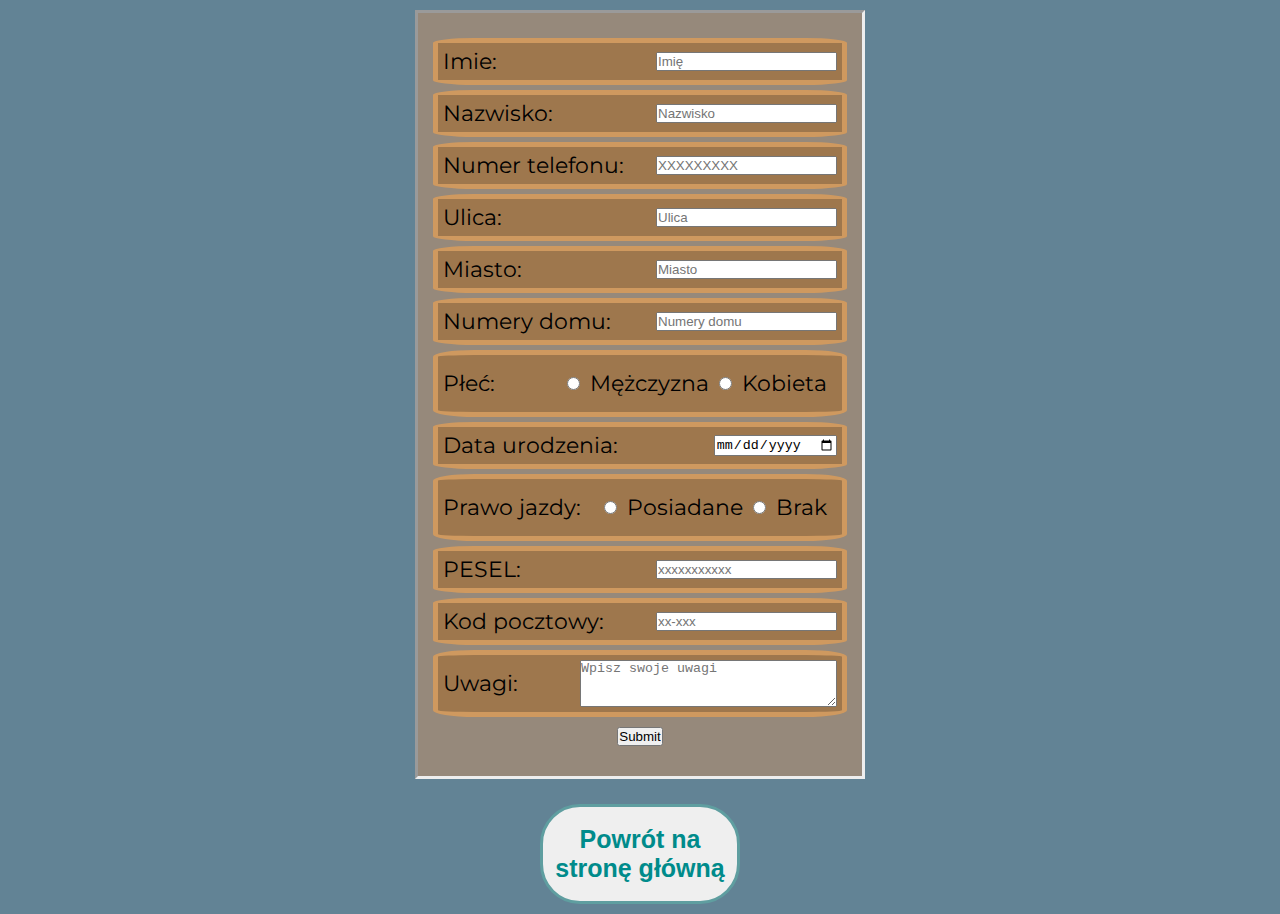
<file: BSI3/strona3.html>
<!DOCTYPE html>
<html lang="en">

<head>
    <meta charset="UTF-8">
    <meta http-equiv="X-UA-Compatible" content="IE=edge">
    <meta name="viewport" content="width=device-width, initial-scale=1.0">

    <link rel="preconnect" href="https://fonts.googleapis.com">
    <link rel="preconnect" href="https://fonts.gstatic.com" crossorigin>
    <link
        href="https://fonts.googleapis.com/css2?family=Montserrat:ital,wght@0,200;0,300;0,400;0,500;0,600;0,700;1,100;1,200;1,400&family=Nunito:ital,wght@0,300;0,400;0,500;0,700;1,700&display=swap"
        rel="stylesheet">

    <link rel="stylesheet" href="./css/style3.css">
    <link rel="stylesheet" href="./css/btnA.css">
    <title>Document</title>
</head>

<body>

    <div class="formula">
        <form action="">
            <div class="row">
                <label for="Name">Imie:</label>
                <input type="text" id="Name" placeholder="Imię">
            </div>
            <div class="row">
                <label for="Surname">Nazwisko:</label>
                <input type="text" id="Surname" placeholder="Nazwisko">

            </div>
            <div class="row">
                <label for="PhoneNumb">Numer telefonu:</label>
                <input type="tel" id="PhoneNumb" pattern="[0-9]{3}[0-9]{3}[0-9]{3}" placeholder="XXXXXXXXX">
            </div>
            <div class="row">
                <label for="Street">Ulica:</label>
                <input type="text" id="Street" placeholder="Ulica">

            </div>
            <div class="row">
                <label for="City">Miasto:</label>
                <input type="text" id="City" placeholder="Miasto">

            </div>
            <div class="row">

                <label for="HouseNumb">Numery domu:</label>
                <input type="text" id="HouseNumb" placeholder="Numery domu">
            </div>
            <div class="row">
                <label>Płeć:</label>
                <div>
                    <input type="radio" id="Mężczyzna" name="Gender">
                    <label for="Mężczyzna">Mężczyzna</label>
                    <input type="radio" id="Kobieta" name="Gender">
                    <label for="Kobieta">Kobieta</label>
                </div>
            </div>
            <div class="row">
                <label for="Date">Data urodzenia:</label>
                <input type="date" id="Date">
            </div>
            <div class="row">
                <label>Prawo jazdy: </label>
                <div>
                    <input type="radio" id="Own" name="DrvLic">
                    <label for="B2">Posiadane</label>
                    <input type="radio" id="NotOwn" name="DrvLic">
                    <label for="NotOwn">Brak</label>
                </div>

            </div>
            <div class="row">
                <label for="PESEL">PESEL:</label>
                <input type="number" id="PESEL" pattern="[0-9]{11}" placeholder="xxxxxxxxxxx">

            </div>
            <div class="row">
                <label for="PostCode">Kod pocztowy:</label>
                <input type="number" id="PostCode" pattern="[0-9]{2}-{0-9}{3}" placeholder="xx-xxx">

            </div>
            <div class="row">
                <label for="Comments">Uwagi:</label>
                <textarea id="Comments" rows="3" cols="30" placeholder="Wpisz swoje uwagi"></textarea>

            </div>
            <div class="submit">
                <input type="submit">
            </div>

        </form>
    </div>


    <div class=" returnDiv">
        <a href="index.html">
            <button class="btnAnime"> Powrót na stronę główną</button>
        </a>
    </div>
</body>

</html>
</file>
<file: css/style.css>
body {
	font-family: "Roboto", "sans-serif";
	background-color: #90baad;
	font-size: 20px;
	color: #800a0a;
}
table {
	border: 2px solid black;
	border-collapse: collapse;
	margin-left: auto;
	margin-right: auto;
}

td {
	border: 2px solid black;
	font-size: 20px;
	padding: 15px;
	text-align: center;
	color: #30343f;
}
th {
	font-weight: bold;
	border: 2px solid black;
	padding: 15px;
	color: #30343f;
	text-align: center;
}
p {
	font-weight: bold;
}
th > p {
	font-size: 25px;
	font-weight: bold;
}
td > p {
	font-size: 20px;
}

a {
	font-weight: bold;
	font-style: italic;
	text-decoration: none;
}

a:link {
	color: #0b3954;
}

a:visited {
	color: #355834;
}

a:hover {
	color: #6f73d2;
}

a:active {
	color: #313638;
}
</file>
<file: BSI1/css/style.css>
* {
	box-sizing: border-box;
	margin: 0;
	padding: 0;
}

body {
	font-family: "Roboto", "sans-serif";
	background-color: rgb(93, 91, 91);
	color: #fff;
}
.name {
	font-size: 40px;
	color: gold;
	text-align: center;
	font-weight: bold;
	text-shadow: rgb(103, 97, 26) 12px 0px 5px;
}
</file>
<file: BSI3/css/style.css>
body {
	font-family: "Roboto", "sans-serif";
	background-color: #90baad;
	font-size: 40px;
	color: #800a0a;
}
div {
	text-align: center;
}
a {
	font-weight: bold;
	font-style: italic;
	text-decoration: none;
}
.lista{
	display: flex;
	justify-content: center;
	font-size: 45px;
}
a:link {
	color: #0b3954;
}

a:visited {
	color: #355834;
}

a:hover {
	color: #6f73d2;
}

a:active {
	color: #313638;
}
</file>
<file: BSI4/css/style.css>
* {
	box-sizing: border-box;
	margin: 0;
	padding: 0;
}
body {
	font-family: "Montserrat", "sans-serif";
	background-color: rgb(93, 91, 91);
	font-size: 16px;
	font: weight 700px;
	color: #000000;
}
.screen {
	display: flex;
	flex-direction: column;
	border-left: 3px solid hsl(36, 49%, 19%);
	border-right: 3px solid hsl(36, 49%, 19%);

	justify-content: flex-end;
	align-content: flex-end;

	background-color: #a89b9d;
}

.sign {
	display: flex;
	justify-content: center;
	border-bottom: 5px solid hsl(36, 49%, 19%);
	word-break: break-all;
	font-size: 25px;
}
.Calc {
	position: relative;
	left: 50%;
	margin-top: 1%;

	transform: translateX(-50%);
	width: 400px;
	height: 600px;

	display: grid;
	grid-template-rows: 25% 75%;

	justify-content: center;
	align-content: center;
	border: 3px solid hsl(36, 49%, 19%);
	border-left: blue;
}
.equation {
	width: 100%;
	height: 100%;
	display: flex;
	align-items: flex-end;
	justify-content: flex-end;
	word-break: break-all;

	padding-bottom: 30px;
	padding-right: 15px;

	background-color: #a89b9d;

	font-size: 36px;
	font-weight: bold;
}
.plus {
	grid-column: 3/-1;
}
.board {
	border: 3px solid hsl(36, 49%, 19%);
	border-bottom: none;

	height: 100%;
	width: 100%;

	display: grid;

	grid-template-columns: repeat(4, 1fr);
	grid-template-rows: repeat(5, 1fr);
}
.removeEq {
	height: 100%;
	width: 100px;
	display: grid;
	grid-template-columns: 1fr 1fr;
}
.col-2 {
	grid-column: span 2;
}
button {
	font-size: 30px;
	font-weight: bold;
	color: #2a2c24;
	background-color: #93a392;
}
.btnNumb {
	width: 100px;
	font-size: 30px;
}
.number {
	background-color: #a4d3a1;
}

.number:hover {
	background-color: hsl(116, 36%, 63%);
}
.operator:hover,
.equalBtn:hover,
.removeLast:hover,
.removing:hover {
	background-color: hsl(116, 8%, 50%);
}
.number:active {
	background-color: hsl(116, 36%, 53%);
}
.operator:active,
.equalBtn:active,
.removeLast:active,
.removing:active {
	background-color: hsl(116, 8%, 40%);
}
</file>
<file: BSI5/css/style3.css>
* {
	box-sizing: border-box;
	margin: 0;
	padding: 0;
}
body,
html {
	font-family: "Montserrat", "Roboto", "Nunito", "sans-serif";
	background-color: #628395;
	color: #000000;
}

div {
	margin: 5px;
	padding: 5px;
	gap: 10px;
	display: flex;
	
}
.formula {
	padding: 20px 10px;
	margin: auto;
	margin-top: 10px;
	margin-bottom: 20px;
	display: flex;
	flex-direction: column;
	width: 500px;
	max-width: 600px;
	min-width: 300px;
	gap: 5px;
	justify-content: space-evenly;
	border-style: inset;
	background-color: #96897b;
}
.row {
	border: 5px solid #cf995f;
	background-color: #9e774d;
	border-radius: 10%;

	justify-content: space-between;
	align-items: center;
}
.submit {
	justify-content: center;
}

form > div {
	font-size: 20px;
}
/* /// */

.error {
	border-color: red;
}

/* Removing arrows from input type Number */
input::-webkit-outer-spin-button,
input::-webkit-inner-spin-button {
	-webkit-appearance: none;
	margin: 0;
}

.opcional {
	color: rgb(224, 157, 157);
	font-size: 20px;
}
#errorDate {
	color: rgb(105, 9, 9);
	font-weight: bold;
	font-size: 15px;
}
input[type="submit"] {
	padding: 10px 15px;
	font-size: 18px;
	background: #ccc;
	border: none;
	cursor: pointer;
	border-radius: 10px;
}

input[type="submit"]:hover {
	background: #cccccc98;
	transition-duration: 0.2s;
}
</file>
<file: BSI5/css/btnA.css>
.btnAnime {
	display: flex;
	justify-content: center;
	border: solid cadetblue;
	border-radius: 40px;
	padding: 5px;
	width: 200px;
	height: 100px;
	font-size: 25px;
	font-weight: bold;
	justify-content: center;
	align-items: center;
	color: darkcyan;
	background-color: none;
	cursor: pointer;
}
a:hover > .btnAnime {
	background-color: #b3e9c7;
	border: red;
	font-size: 26px;

	transition-duration: 0.6s;
}
.returnDiv {
    display: flex;
	text-align: center;
	justify-content: center;
}
a {
	text-decoration: none;
}
</file>
<file: BSI3/css/style1.css>
* {
	box-sizing: border-box;
	margin: 0;
	padding: 0;
}
body,
html {
	font-family: "Montserrat", "Roboto", "Nunito", "sans-serif";
	background-color: rgb(93, 91, 91);
	font-size: 20px;
	color: #000000;
}

div {
	margin: 5px;
	padding: 5px;
	position: relative;
	display: flex;
}
.outsideDiv {
	border: 5px solid #02182b;
	border-style: double;
	background-color: #448fa3;
	flex-direction: column;
	height: auto;
	width: auto;
}

.row2 {
	width: 50%;
}

.row3 {
	width: 50%;
}

.columnDiv {
	width: 25%;
}

.row4 {
	width: 20%;
}
</file>
<file: BSI3/css/btnA.css>
.btnAnime {
	display: flex;
	justify-content: center;
	border: solid cadetblue;
	border-radius: 40px;
	padding: 5px;
	width: 200px;
	height: 100px;
	font-size: 25px;
	font-weight: bold;
	justify-content: center;
	align-items: center;
	color: darkcyan;
	background-color: none;
	cursor: pointer;
}
a:hover > .btnAnime {
	background-color: #b3e9c7;
	border: red;
	font-size: 26px;

	transition-duration: 0.6s;
}
.returnDiv {
    display: flex;
	text-align: center;
	justify-content: center;
}
a {
	text-decoration: none;
}
</file>
<file: BSI3/css/style2.css>
* {
	box-sizing: border-box;
	margin: 0;
	padding: 0;
}
body,
html {
	font-family: "Montserrat", "Roboto", "Nunito", "sans-serif";
	background-color: rgb(93, 91, 91);
	color: #000000;
}

div {
	margin: 5px;
	padding: 5px;
}

.art {
	display: flex;
	flex-wrap: wrap;
	justify-content: space-around;
}

div > div {
	display: flex;
	flex-direction: column;
	align-items: center;
	justify-content: center;
	max-width: 500px;
	min-width: 400px;
	width: 30%;
}
img {
	border-radius: 10%;
	border: solid rgb(63, 16, 16);
	border-width: 5px;
}
div > img {
	width: 400px;
}
div > p {
	padding: 5px;
	margin: 5px;
	text-align: center;
	font-size: 25px;
}
a {
	text-decoration: none;
}
</file>
<file: BSI3/css/style3.css>
* {
	box-sizing: border-box;
	margin: 0;
	padding: 0;
}
body,
html {
	font-family: "Montserrat", "Roboto", "Nunito", "sans-serif";
	background-color: #628395;
	color: #000000;
}

div {
	margin: 5px;
	padding: 5px;
	gap: 10px;
	display: flex;
}
.formula {
	padding: 20px 10px;
	margin: auto;
	margin-top: 10px;
	margin-bottom: 20px;
	display: flex;
	flex-direction: column;
	width: 450px;
	max-width: 600px;
	min-width: 300px;
	gap: 5px;
	justify-content: space-evenly;
	border-style: inset;
	background-color: #96897b;
}
.row {
	border: 5px solid #cf995f;
	background-color: #9e774d;
	border-radius: 10%;

	justify-content: space-between;
	align-items: center;
}
.submit {
	justify-content: center;
}

form > div {
	font-size: 22px;
}
</file>
